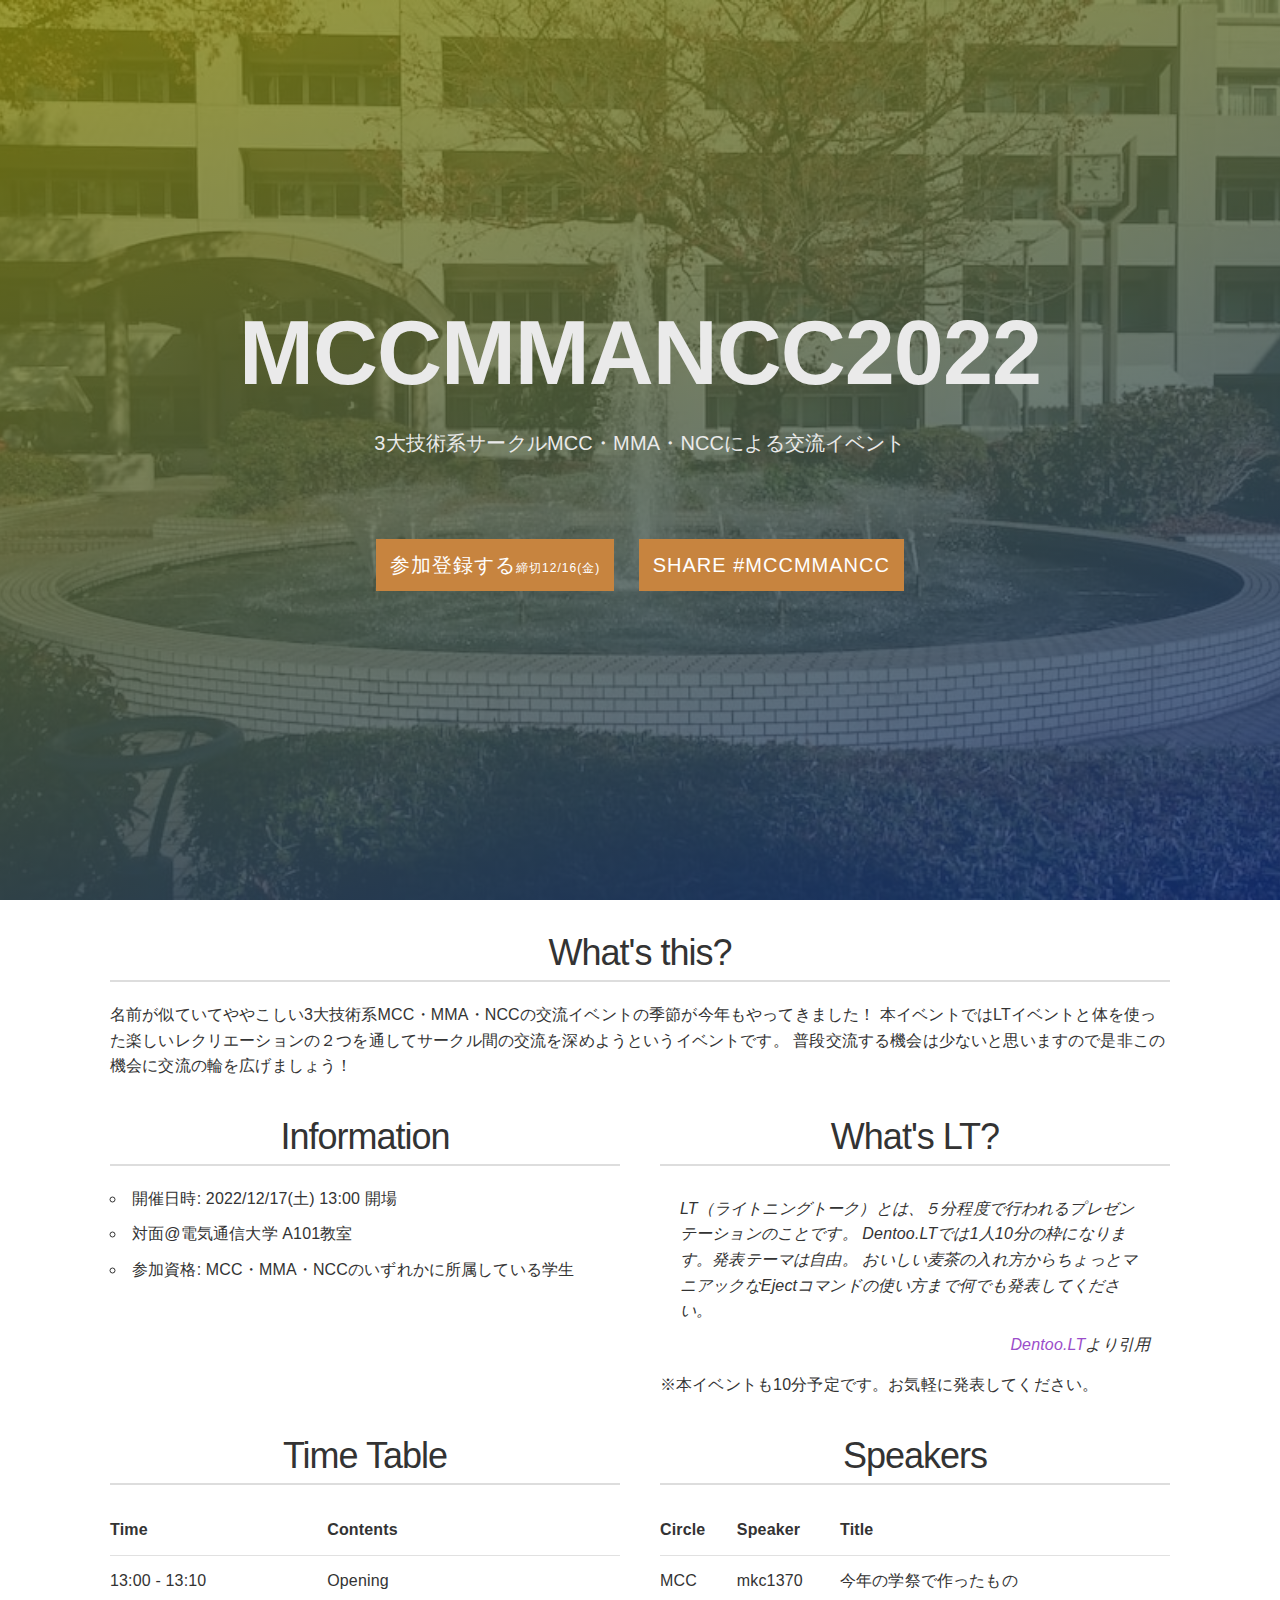
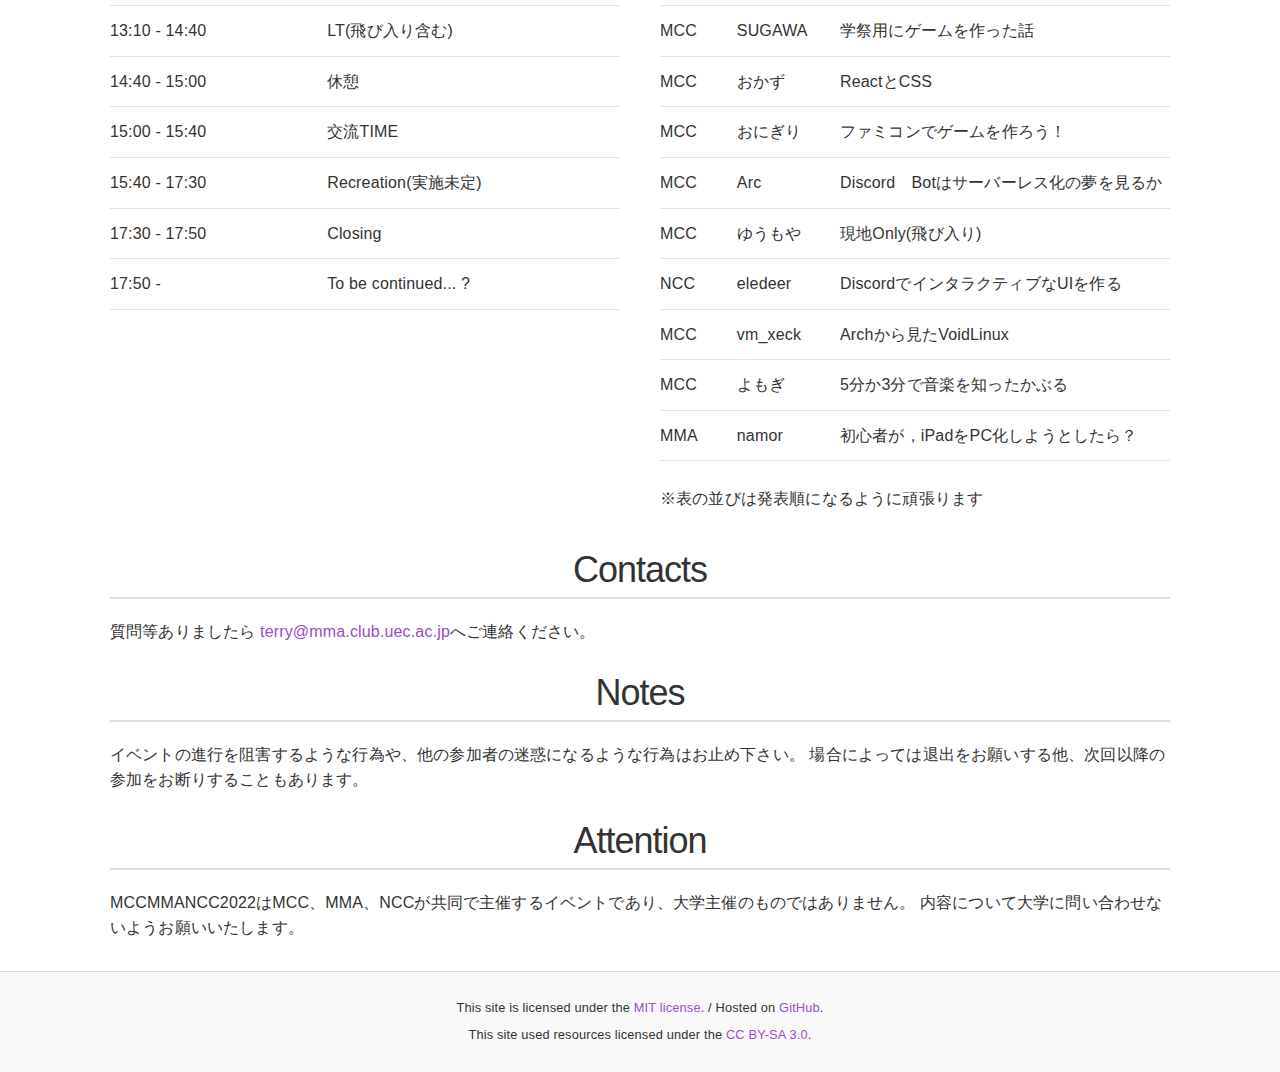
<file: index.html>
<!DOCTYPE html>
<html lang="ja">
	<head>
		<meta charset="UTF-8" />
		<meta name="viewport" content="width=device-width, initial-scale=1.0" />
		<meta http-equiv="X-UA-Compatible" content="ie=edge" />

		<meta name="description" content="3大技術系サークルMCC・MMA・NCCによる交流イベント"/>
		<meta property="og:title" content="MCCMMANCC2022" />
		<meta property="og:description" content="3大技術系サークルMCC・MMA・NCCによる交流イベント"/>
		<meta property="og:type" content="website" />
		<meta. property="og:url". content="https://uecmma.github.io/MCCMMANCC2022/"/>
		<meta property="og:image" content="https://uecmma.github.io/MCCMMANCC2022/img/logo.png"/>
		<meta property="og:site_name" content="MCCMMANCC2022" />
		<meta property="og:locale" content="ja_JP" />

		<!-- Twitter Cards -->
		<meta name="twitter:card" content="summary_large_image" />
		<meta name="twitter:site:id" content="@mizdra" />

		<link rel="shortcut icon" href="img/favicon.ico" type="image/x-icon" />
		<link rel="stylesheet" href="css/milligram.min.css" />
		<link rel="stylesheet" href="css/style.css" />
		<title>MCCMMANCC2022</title>
	</head>
	<body>
		<header class="welcome">
			<div class="container">
				<h1 class="title">MCCMMANCC2022</h1>
				<div class="description">
					3大技術系サークルMCC・MMA・NCCによる交流イベント
				</div>
				<div class="action-menu">
					<a
						class="button"
						href="https://forms.gle/9J6tzSZNKx8ULXuv7"
						target="_blank"
						rel="noopener"
						>参加登録する<span id="deadline">締切12/16(金)</span></a
					>
					<a class="button" href="http://twitter.com/intent/tweet?url=https://uecmma.github.io/MCCMMANCC2022&text=MCCMMANCC2022%20%E3%81%AB%E5%8F%82%E5%8A%A0%E7%99%BB%E9%8C%B2%E3%81%97%E3%81%BE%E3%81%97%E3%81%9F%EF%BC%81&hashtags=MCCMMANCC" target="_blank" rel="noopener">Share #MCCMMANCC</a>
				</div>
			</div>
		</header>

		<main class="container">
			<div class="content whats-this">
				<h2 class="title">What's this?</h2>
				<div class="description">
					<p>
						名前が似ていてややこしい3大技術系MCC・MMA・NCCの交流イベントの季節が今年もやってきました！
						本イベントではLTイベントと体を使った楽しいレクリエーションの２つを通してサークル間の交流を深めようというイベントです。
						普段交流する機会は少ないと思いますので是非この機会に交流の輪を広げましょう！
					</p>
				</div>
			</div>

			<div class="row">
				<div class="column">
					<div class="content information">
						<h2 class="title">Information</h2>
						<div class="description">
							<ul>
								<li>開催日時: 2022/12/17(土) 13:00 開場</li>
								<li>対面@電気通信大学 A101教室</li>
								<li>
									参加資格:
									MCC・MMA・NCCのいずれかに所属している学生
								</li>
							</ul>
						</div>
					</div>
				</div>
				<div class="column">
					<div class="content whats-lt">
						<h2 class="title">What's LT?</h2>
						<div class="description">
							<blockquote>
								<p>
									LT（ライトニングトーク）とは、５分程度で行われるプレゼンテーションのことです。
									Dentoo.LTでは1人10分の枠になります。発表テーマは自由。
									おいしい麦茶の入れ方からちょっとマニアックなEjectコマンドの使い方まで何でも発表してください。
								</p>
								<p>
									<cite>
										<a href="https://atnd.org/events/91076" target="_blank" rel="noopener">Dentoo.LT</a>より引用
									</cite>
								</p>
							</blockquote>
							<p>
								※本イベントも10分予定です。お気軽に発表してください。
							</p>
						</div>
					</div>
				</div>
			</div>

			<div class="row">
				<div class="column">
					<div class="content time-table">
						<h2 class="title">Time Table</h2>
						<div class="description">
							<table>
								<tr>
									<th>Time</th>
									<th>Contents</th>
								</tr>
								<tr>
									<td>13:00 - 13:10</td>
									<td>Opening</td>
								</tr>
								<tr>
									<td>13:10 - 14:40</td>
									<td>LT(飛び入り含む)</td>
								</tr>
								<tr>
									<td>14:40 - 15:00</td>
									<td>休憩</td>
								</tr>
								<tr>
									<td>15:00 - 15:40</td>
									<td>交流TIME</td>
								</tr>
								<tr>
									<td>15:40 - 17:30</td>
									<td>Recreation(実施未定)</td>
								</tr>
								<tr>
									<td>17:30 - 17:50</td>
									<td>Closing</td>
								</tr>
								<tr>
									<td>17:50 -</td>
									<td>To be continued... ?</td>
								</tr>
							</table>
						</div>
					</div>
				</div>
				<div class="column">
					<div class="content speakers">
						<h2 class="title">Speakers</h2>
						<div class="description">
							<table>
								<tr>
									<th>Circle</th>
									<th>Speaker</th>
									<th>Title</th>
								</tr>
								<tr>
									<td>MCC</td>
									<td>mkc1370</td>
									<td>今年の学祭で作ったもの</td>
								</tr>
								<tr>
									<td>MCC</td>
									<td>SUGAWA</td>
									<td>学祭用にゲームを作った話</td>
								</tr>
								<tr>
									<td>MCC</td>
									<td>おかず</td>
									<td>ReactとCSS</td>
								</tr>
								<tr>
									<td>MCC</td>
									<td>おにぎり</td>
									<td>ファミコンでゲームを作ろう！</td>
								</tr>
								<tr>
									<td>MCC</td>
									<td>Arc</td>
									<td>Discord　Botはサーバーレス化の夢を見るか</td>
								</tr>
								<tr>
									<td>MCC</td>
									<td>ゆうもや</td>
									<td>現地Only(飛び入り)</td>
								</tr>
								<tr>
									<td>NCC</td>
									<td>eledeer</td>
									<td>DiscordでインタラクティブなUIを作る</td>
								</tr>
								<tr>
									<td>MCC</td>
									<td>vm_xeck</td>
									<td>Archから見たVoidLinux</td>
								</tr>
								<tr>
									<td>MCC</td>
									<td>よもぎ</td>
									<td>5分か3分で音楽を知ったかぶる</td>
								</tr>
								<tr>
									<td>MMA</td>
									<td>namor</td>
									<td>初心者が，iPadをPC化しようとしたら？</td>
								</tr>
							</table>
							<p>※表の並びは発表順になるように頑張ります</p>
						</div>
					</div>
				</div>
			</div>

			<div class="content contacts">
				<h2 class="title">Contacts</h2>
				<div class="description">
					<p>
						質問等ありましたら
						<a href="mailto:terry@mma.club.uec.ac.jp">terry@mma.club.uec.ac.jp</a>へご連絡ください。
					</p>
				</div>
			</div>

			<div class="content notes">
				<h2 class="title">Notes</h2>
				<div class="description">
					<p>
						イベントの進行を阻害するような行為や、他の参加者の迷惑になるような行為はお止め下さい。
						場合によっては退出をお願いする他、次回以降の参加をお断りすることもあります。
					</p>
				</div>
			</div>

			<div class="content attention">
				<h2 class="title">Attention</h2>
				<div class="description">
					<p>
						MCCMMANCC2022はMCC、MMA、NCCが共同で主催するイベントであり、大学主催のものではありません。
						内容について大学に問い合わせないようお願いいたします。
					</p>
				</div>
			</div>
		</main>

		<footer class="footer">
			<p>
				This site is licensed under the
				<a href="https://github.com/uecmma/MCCMMANCC2020/blob/master/LICENSE" target="_blank" rel="noopener">MIT license</a>. / Hosted on
				<a href="https://github.com/uecmma/MCCMMANCC2022" target="_blank" rel="noopener" >GitHub</a>.
			</p>
			<p>
				This site used resources licensed under the
				<a href="https://creativecommons.org/licenses/by-sa/3.0/deed.ja" target="_blank" rel="noopener" >CC BY-SA 3.0</a>.
			</p>
		</footer>
	</body>
</html>
</file>
<file: css/style.css>
body {
  margin: 0;
  color: #333;
}

blockquote {
  border: none;
  font-style: italic;
  margin: 0.5rem;
}

blockquote > p {
  margin-bottom: 0.5em;
}

blockquote cite {
  display: block;
  text-align: right;
}

/****************************************
 * welcom
 ****************************************/
.welcome {
  background: linear-gradient(160deg,rgba(140, 140, 14, 0.8),rgba(17, 50, 127, 0.8)),url('../img/uec-fountain.jpg') no-repeat 50% 50%/cover;
  text-align: center;
  color: #eaeaea;
  margin-bottom: 30px;
  height: 100vh;
  max-height: 1000px;
  display: flex;
  justify-content: center;
  align-items: center;
}

.welcome .title {
  font-weight: bold;
  font-size: 10vw;
}

.welcome .description {
  font-size: 16px;
}

@media (min-width: 900px) {
  .welcome .title {
    font-size: 90px;
  }
  .welcome .description {
    font-size: 20px;
  }
}

.welcome .action-menu {
  margin-top: 70px;
}

.welcome .action-menu .button {
  font-size: 2rem;
  font-weight: 300;
  border-radius: 0;
  margin: 10px;
  line-height: inherit;
  height: auto;
  padding: 10px 14px;
  background: #c7843f;
  border: none;
}


.welcome .action-menu .button #deadline {
  font-size: 1.2rem;
}

/****************************************
 * content
 ****************************************/
.content {
  margin: 10px;
}

.content .title {
  font-weight: normal;
  text-align: center;
  border-bottom: 2px solid #ddd;
  padding-bottom: 5px;
}


/****************************************
 * footer
 ****************************************/
.footer {
  background-color: #f9f9f9;
  text-align: center;
  border-top: 1px #ddd solid;
  margin-top: 30px;
  padding: 20px;
  font-size: 0.8em;
}

.footer p {
  margin: 0.5em;
}
</file>
